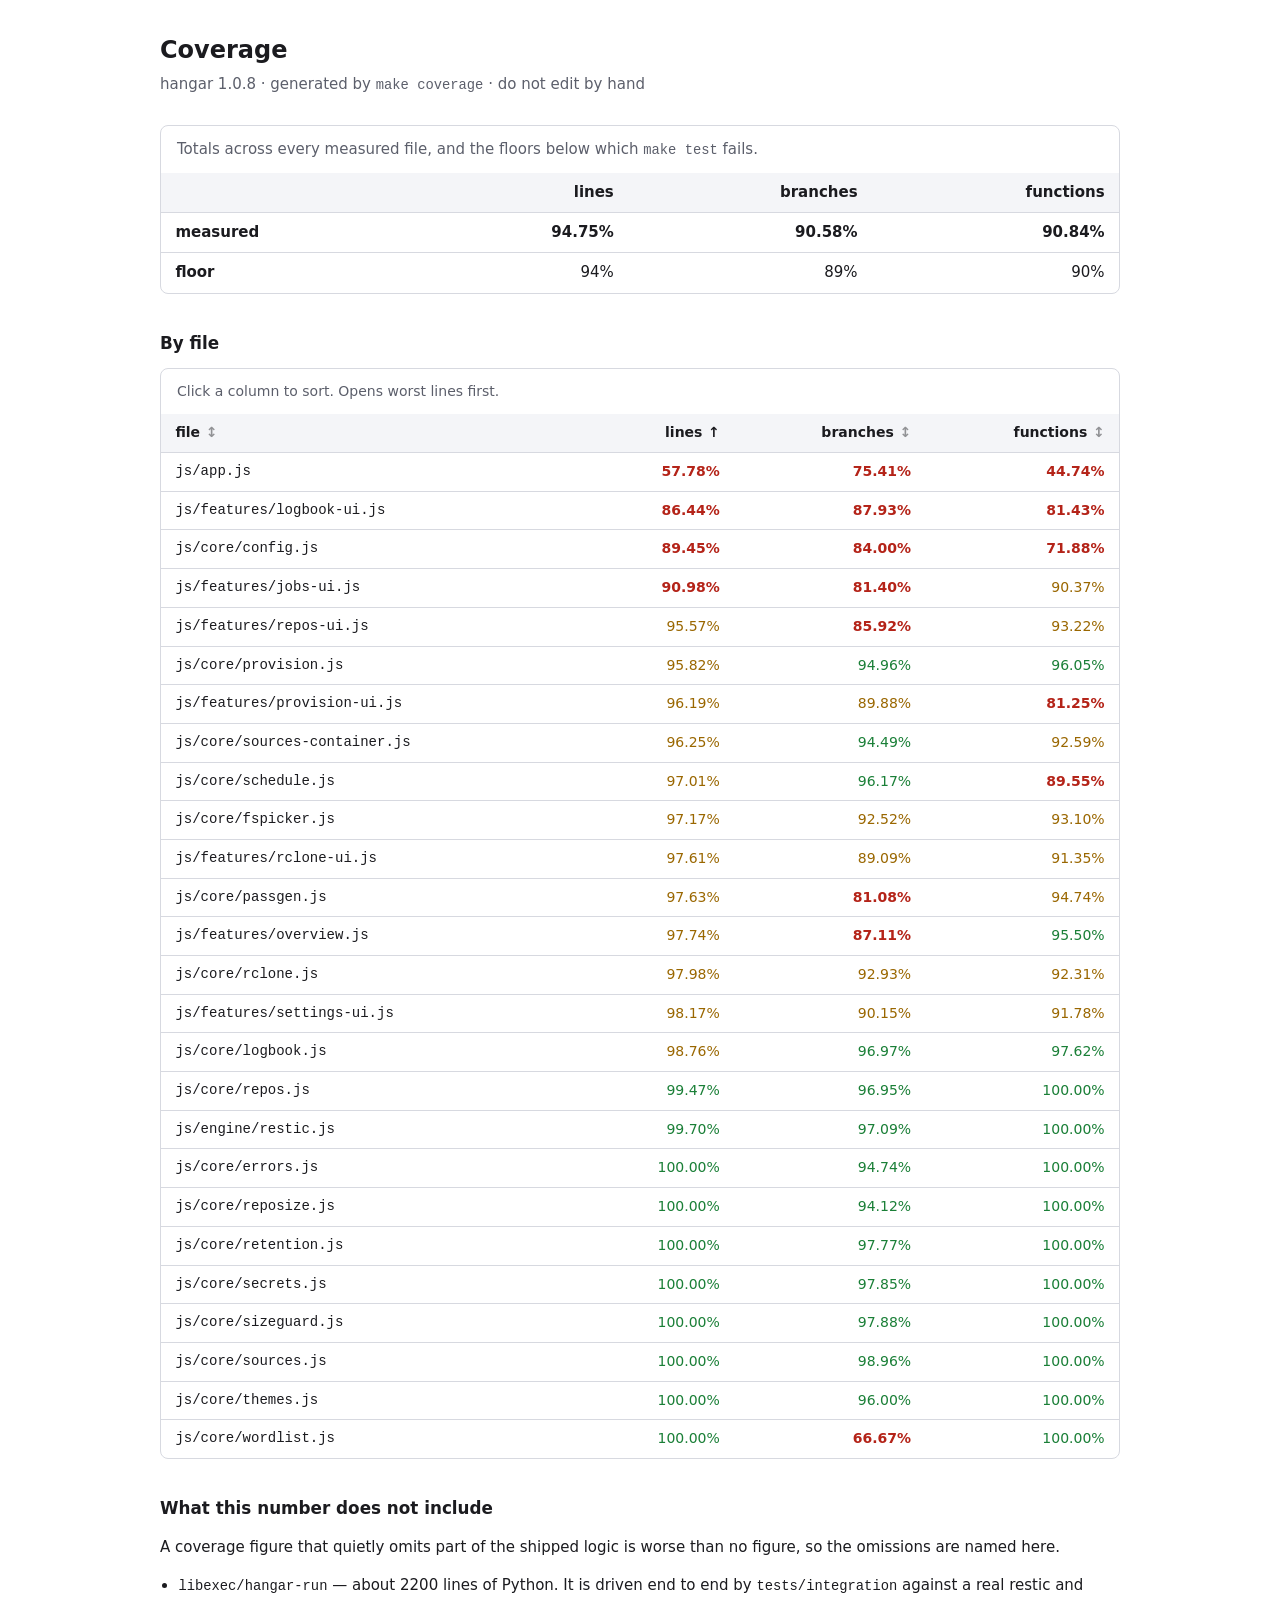
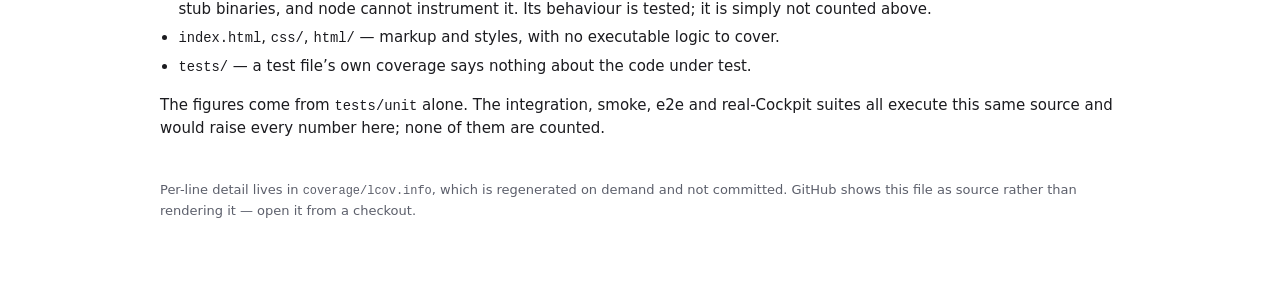
<file: COVERAGE.html>
<!doctype html>
<html lang="en">
<head>
<meta charset="utf-8">
<meta name="viewport" content="width=device-width, initial-scale=1">
<title>hangar 1.0.8 — coverage</title>
<style>
:root {
  color-scheme: light dark;
  --bg: #ffffff; --fg: #1b1b1f; --muted: #5c5f6b; --line: #d7d9e0;
  --head: #f4f5f8; --good: #1a7f37; --near: #9a6700; --bad: #b42318;
}
@media (prefers-color-scheme: dark) {
  :root {
    --bg: #16171b; --fg: #e6e7ea; --muted: #9a9ca6; --line: #2e3037;
    --head: #1e2027; --good: #4ac26b; --near: #d4a72c; --bad: #ff6b5e;
  }
}
* { box-sizing: border-box; }
body {
  margin: 0; padding: 2rem 1.25rem 4rem; background: var(--bg); color: var(--fg);
  font: 15px/1.55 ui-sans-serif, system-ui, -apple-system, "Segoe UI", Roboto, sans-serif;
}
main { max-width: 60rem; margin: 0 auto; }
h1 { font-size: 1.5rem; margin: 0 0 .25rem; }
h2 { font-size: 1.05rem; margin: 2.25rem 0 .75rem; }
p.sub { color: var(--muted); margin: 0 0 1.75rem; }
.wrap { overflow-x: auto; border: 1px solid var(--line); border-radius: 8px; }
table { border-collapse: collapse; width: 100%; font-size: 14px; }
caption { text-align: left; padding: .75rem 1rem; color: var(--muted); }
th, td { padding: .5rem .9rem; border-bottom: 1px solid var(--line); text-align: right; }
th:first-child, td:first-child { text-align: left; }
tbody tr:last-child td, tbody tr:last-child th { border-bottom: 0; }
thead th {
  background: var(--head); position: sticky; top: 0; font-weight: 600;
  border-bottom: 1px solid var(--line);
}
thead th button {
  all: unset; cursor: pointer; display: block; width: 100%; text-align: inherit;
  padding: 0; color: inherit; font: inherit;
}
thead th button:focus-visible { outline: 2px solid currentColor; outline-offset: 2px; }
thead th button::after { content: ""; opacity: .45; padding-left: .4em; }
thead th[aria-sort="ascending"] button::after { content: "\2191"; opacity: 1; }
thead th[aria-sort="descending"] button::after { content: "\2193"; opacity: 1; }
thead th[data-sort]:not([aria-sort]) button::after { content: "\2195"; }
td.file { font-family: ui-monospace, SFMono-Regular, Menlo, Consolas, monospace; }
td.good { color: var(--good); }
td.near { color: var(--near); }
td.bad  { color: var(--bad); font-weight: 600; }
.totals { margin: 0 0 1.5rem; }
.totals table { font-size: 15px; }
.totals td, .totals th { border-bottom: 1px solid var(--line); }
ul { padding-left: 1.15rem; }
li { margin: .35rem 0; }
code { font-family: ui-monospace, SFMono-Regular, Menlo, Consolas, monospace; font-size: .92em; }
footer { margin-top: 2.5rem; color: var(--muted); font-size: 13px; }
</style>
</head>
<body>
<main>
<h1>Coverage</h1>
<p class="sub">hangar 1.0.8 &middot; generated by <code>make coverage</code> &middot; do not edit by hand</p>
<div class="wrap totals">
<table>
<caption>Totals across every measured file, and the floors below which <code>make test</code> fails.</caption>
<thead><tr><th scope="col"></th><th scope="col">lines</th><th scope="col">branches</th><th scope="col">functions</th></tr></thead>
<tbody>
<tr><th scope="row">measured</th><td><strong>94.75%</strong></td><td><strong>90.58%</strong></td><td><strong>90.84%</strong></td></tr>
<tr><th scope="row">floor</th><td>94%</td><td>89%</td><td>90%</td></tr>
</tbody>
</table>
</div>
<h2>By file</h2>
<div class="wrap">
<table id="files">
<caption>Click a column to sort. Opens worst lines first.</caption>
<thead><tr><th scope="col" data-sort><button type="button">file</button></th><th scope="col" data-sort><button type="button">lines</button></th><th scope="col" data-sort><button type="button">branches</button></th><th scope="col" data-sort><button type="button">functions</button></th></tr></thead>
<tbody>
<tr><td class="file" data-value="js/app.js">js/app.js</td><td class="bad" data-value="57.7778">57.78%</td><td class="bad" data-value="75.4098">75.41%</td><td class="bad" data-value="44.7368">44.74%</td></tr>
<tr><td class="file" data-value="js/core/config.js">js/core/config.js</td><td class="bad" data-value="89.4495">89.45%</td><td class="bad" data-value="84.0000">84.00%</td><td class="bad" data-value="71.8750">71.88%</td></tr>
<tr><td class="file" data-value="js/core/errors.js">js/core/errors.js</td><td class="good" data-value="100.0000">100.00%</td><td class="good" data-value="94.7368">94.74%</td><td class="good" data-value="100.0000">100.00%</td></tr>
<tr><td class="file" data-value="js/core/fspicker.js">js/core/fspicker.js</td><td class="near" data-value="97.1731">97.17%</td><td class="near" data-value="92.5234">92.52%</td><td class="near" data-value="93.1034">93.10%</td></tr>
<tr><td class="file" data-value="js/core/logbook.js">js/core/logbook.js</td><td class="near" data-value="98.7562">98.76%</td><td class="good" data-value="96.9697">96.97%</td><td class="good" data-value="97.6190">97.62%</td></tr>
<tr><td class="file" data-value="js/core/passgen.js">js/core/passgen.js</td><td class="near" data-value="97.6261">97.63%</td><td class="bad" data-value="81.0811">81.08%</td><td class="near" data-value="94.7368">94.74%</td></tr>
<tr><td class="file" data-value="js/core/provision.js">js/core/provision.js</td><td class="near" data-value="95.8165">95.82%</td><td class="good" data-value="94.9640">94.96%</td><td class="good" data-value="96.0526">96.05%</td></tr>
<tr><td class="file" data-value="js/core/rclone.js">js/core/rclone.js</td><td class="near" data-value="97.9754">97.98%</td><td class="near" data-value="92.9348">92.93%</td><td class="near" data-value="92.3077">92.31%</td></tr>
<tr><td class="file" data-value="js/core/repos.js">js/core/repos.js</td><td class="good" data-value="99.4667">99.47%</td><td class="good" data-value="96.9512">96.95%</td><td class="good" data-value="100.0000">100.00%</td></tr>
<tr><td class="file" data-value="js/core/reposize.js">js/core/reposize.js</td><td class="good" data-value="100.0000">100.00%</td><td class="good" data-value="94.1176">94.12%</td><td class="good" data-value="100.0000">100.00%</td></tr>
<tr><td class="file" data-value="js/core/retention.js">js/core/retention.js</td><td class="good" data-value="100.0000">100.00%</td><td class="good" data-value="97.7654">97.77%</td><td class="good" data-value="100.0000">100.00%</td></tr>
<tr><td class="file" data-value="js/core/schedule.js">js/core/schedule.js</td><td class="near" data-value="97.0085">97.01%</td><td class="good" data-value="96.1661">96.17%</td><td class="bad" data-value="89.5522">89.55%</td></tr>
<tr><td class="file" data-value="js/core/secrets.js">js/core/secrets.js</td><td class="good" data-value="100.0000">100.00%</td><td class="good" data-value="97.8495">97.85%</td><td class="good" data-value="100.0000">100.00%</td></tr>
<tr><td class="file" data-value="js/core/sizeguard.js">js/core/sizeguard.js</td><td class="good" data-value="100.0000">100.00%</td><td class="good" data-value="97.8836">97.88%</td><td class="good" data-value="100.0000">100.00%</td></tr>
<tr><td class="file" data-value="js/core/sources-container.js">js/core/sources-container.js</td><td class="near" data-value="96.2485">96.25%</td><td class="good" data-value="94.4904">94.49%</td><td class="near" data-value="92.5926">92.59%</td></tr>
<tr><td class="file" data-value="js/core/sources.js">js/core/sources.js</td><td class="good" data-value="100.0000">100.00%</td><td class="good" data-value="98.9637">98.96%</td><td class="good" data-value="100.0000">100.00%</td></tr>
<tr><td class="file" data-value="js/core/themes.js">js/core/themes.js</td><td class="good" data-value="100.0000">100.00%</td><td class="good" data-value="96.0000">96.00%</td><td class="good" data-value="100.0000">100.00%</td></tr>
<tr><td class="file" data-value="js/core/wordlist.js">js/core/wordlist.js</td><td class="good" data-value="100.0000">100.00%</td><td class="bad" data-value="66.6667">66.67%</td><td class="good" data-value="100.0000">100.00%</td></tr>
<tr><td class="file" data-value="js/engine/restic.js">js/engine/restic.js</td><td class="good" data-value="99.6974">99.70%</td><td class="good" data-value="97.0874">97.09%</td><td class="good" data-value="100.0000">100.00%</td></tr>
<tr><td class="file" data-value="js/features/jobs-ui.js">js/features/jobs-ui.js</td><td class="bad" data-value="90.9778">90.98%</td><td class="bad" data-value="81.3953">81.40%</td><td class="near" data-value="90.3670">90.37%</td></tr>
<tr><td class="file" data-value="js/features/logbook-ui.js">js/features/logbook-ui.js</td><td class="bad" data-value="86.4416">86.44%</td><td class="bad" data-value="87.9252">87.93%</td><td class="bad" data-value="81.4286">81.43%</td></tr>
<tr><td class="file" data-value="js/features/overview.js">js/features/overview.js</td><td class="near" data-value="97.7380">97.74%</td><td class="bad" data-value="87.1118">87.11%</td><td class="good" data-value="95.4955">95.50%</td></tr>
<tr><td class="file" data-value="js/features/provision-ui.js">js/features/provision-ui.js</td><td class="near" data-value="96.1894">96.19%</td><td class="near" data-value="89.8833">89.88%</td><td class="bad" data-value="81.2500">81.25%</td></tr>
<tr><td class="file" data-value="js/features/rclone-ui.js">js/features/rclone-ui.js</td><td class="near" data-value="97.6150">97.61%</td><td class="near" data-value="89.0909">89.09%</td><td class="near" data-value="91.3462">91.35%</td></tr>
<tr><td class="file" data-value="js/features/repos-ui.js">js/features/repos-ui.js</td><td class="near" data-value="95.5700">95.57%</td><td class="bad" data-value="85.9155">85.92%</td><td class="near" data-value="93.2203">93.22%</td></tr>
<tr><td class="file" data-value="js/features/settings-ui.js">js/features/settings-ui.js</td><td class="near" data-value="98.1696">98.17%</td><td class="near" data-value="90.1493">90.15%</td><td class="near" data-value="91.7808">91.78%</td></tr>
</tbody>
</table>
</div>
<h2>What this number does not include</h2>
<p>A coverage figure that quietly omits part of the shipped logic is worse than no figure, so the omissions are named here.</p>
<ul>
<li><code>libexec/hangar-run</code> — about 2200 lines of Python. It is driven end to end by <code>tests/integration</code> against a real restic and stub binaries, and node cannot instrument it. Its behaviour is tested; it is simply not counted above.</li>
<li><code>index.html</code>, <code>css/</code>, <code>html/</code> — markup and styles, with no executable logic to cover.</li>
<li><code>tests/</code> — a test file’s own coverage says nothing about the code under test.</li>
</ul>
<p>The figures come from <code>tests/unit</code> alone. The integration, smoke, e2e and real-Cockpit suites all execute this same source and would raise every number here; none of them are counted.</p>
<footer>Per-line detail lives in <code>coverage/lcov.info</code>, which is regenerated on demand and not committed. GitHub shows this file as source rather than rendering it — open it from a checkout.</footer>
</main>
<script>
(function () {
  var table = document.getElementById('files');
  var heads = table.tHead.rows[0].cells;
  function sortBy(index, dir) {
    var body = table.tBodies[0];
    var rows = Array.prototype.slice.call(body.rows);
    rows.sort(function (a, b) {
      var x = a.cells[index].dataset.value, y = b.cells[index].dataset.value;
      var n = parseFloat(x), m = parseFloat(y);
      var r = isNaN(n) || isNaN(m) ? String(x).localeCompare(String(y)) : n - m;
      // Ties fall back to the path, so the order is total and a re-sort of the
      // same column never shuffles equal rows.
      if (r === 0) r = a.cells[0].dataset.value.localeCompare(b.cells[0].dataset.value);
      return dir === 'ascending' ? r : -r;
    });
    rows.forEach(function (row) { body.appendChild(row); });
    for (var i = 0; i < heads.length; i++) heads[i].removeAttribute('aria-sort');
    heads[index].setAttribute('aria-sort', dir);
  }
  for (var i = 0; i < heads.length; i++) (function (index) {
    var th = heads[index];
    if (!th.hasAttribute('data-sort')) return;
    var button = th.querySelector('button');
    button.addEventListener('click', function () {
      // Ascending first, then toggle. For a percentage that means worst-first,
      // which is the reason anyone sorts a coverage column; for the path it
      // means A to Z.
      var toggled = th.getAttribute('aria-sort') === 'ascending';
      sortBy(index, toggled ? 'descending' : 'ascending');
    });
  })(i);
  // Worst lines first on load: the top of the table is the work queue.
  sortBy(1, 'ascending');
})();
</script>
</body>
</html>
</file>
